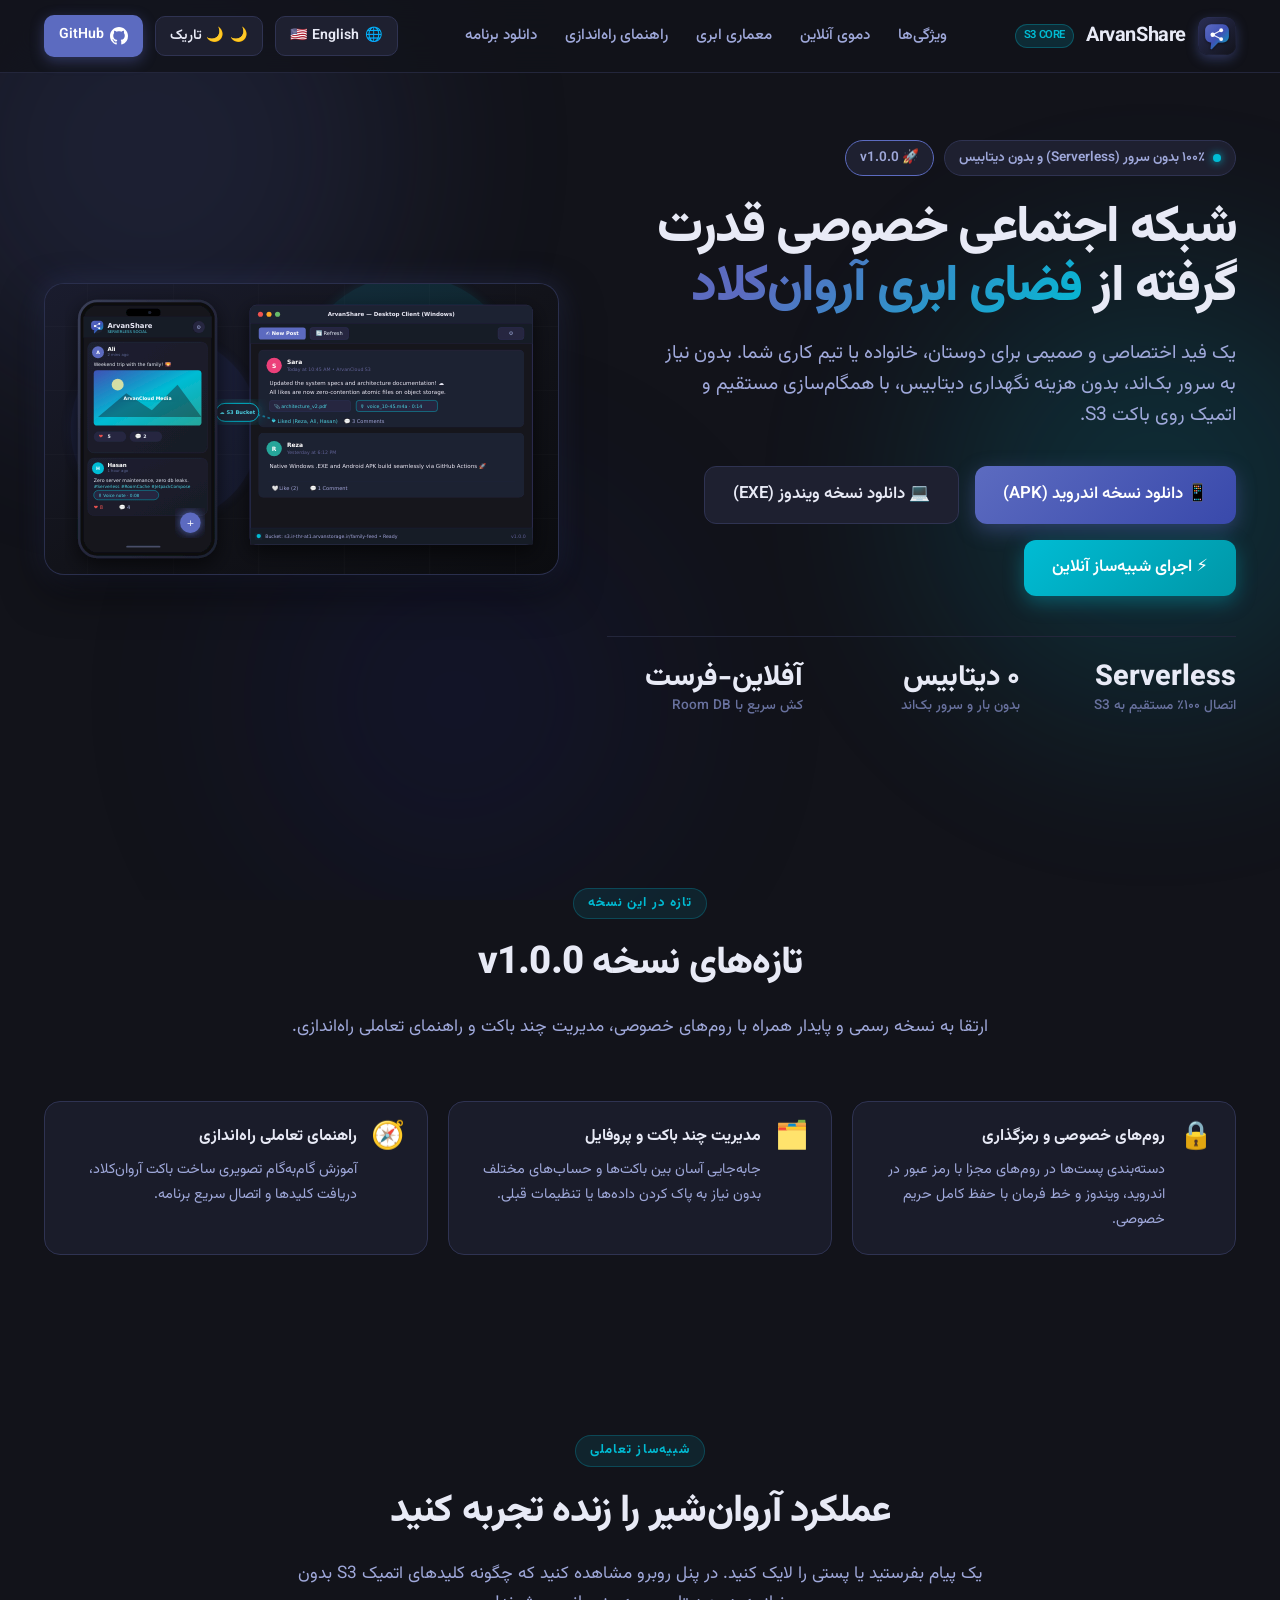
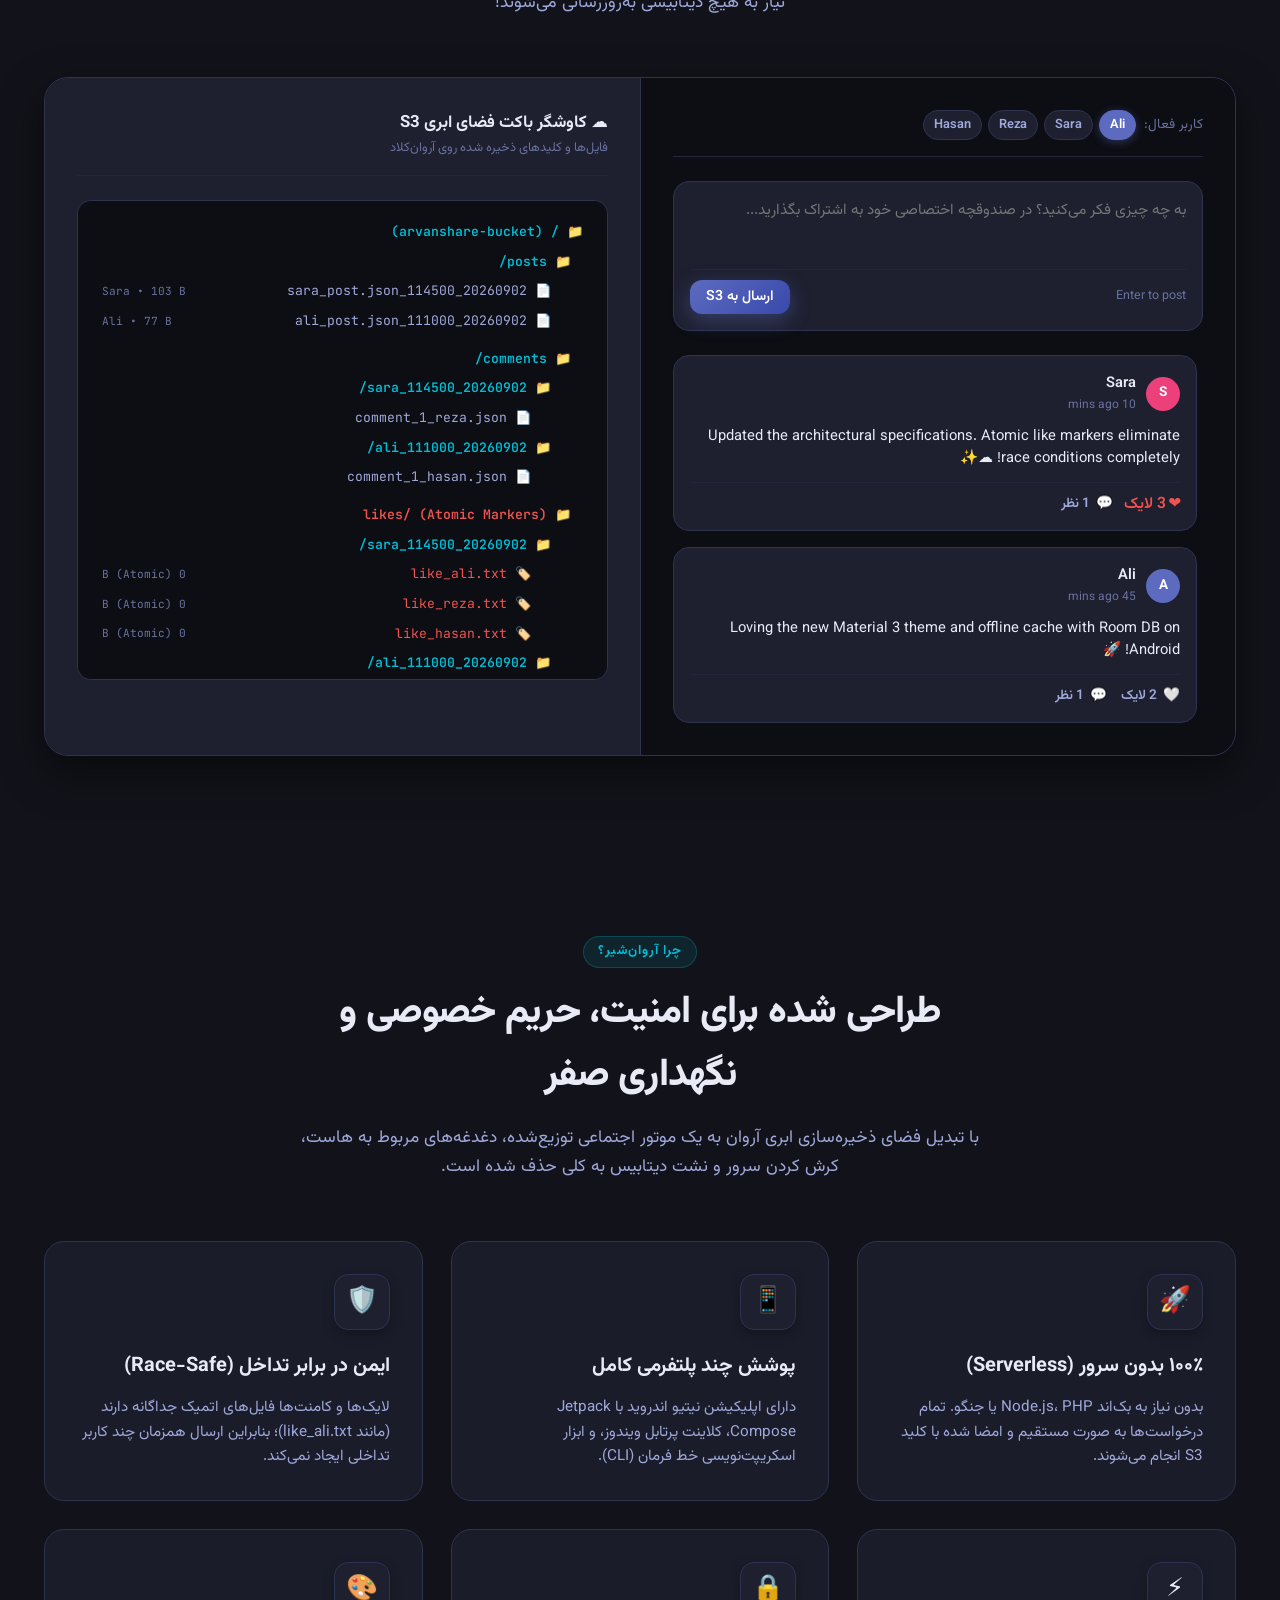
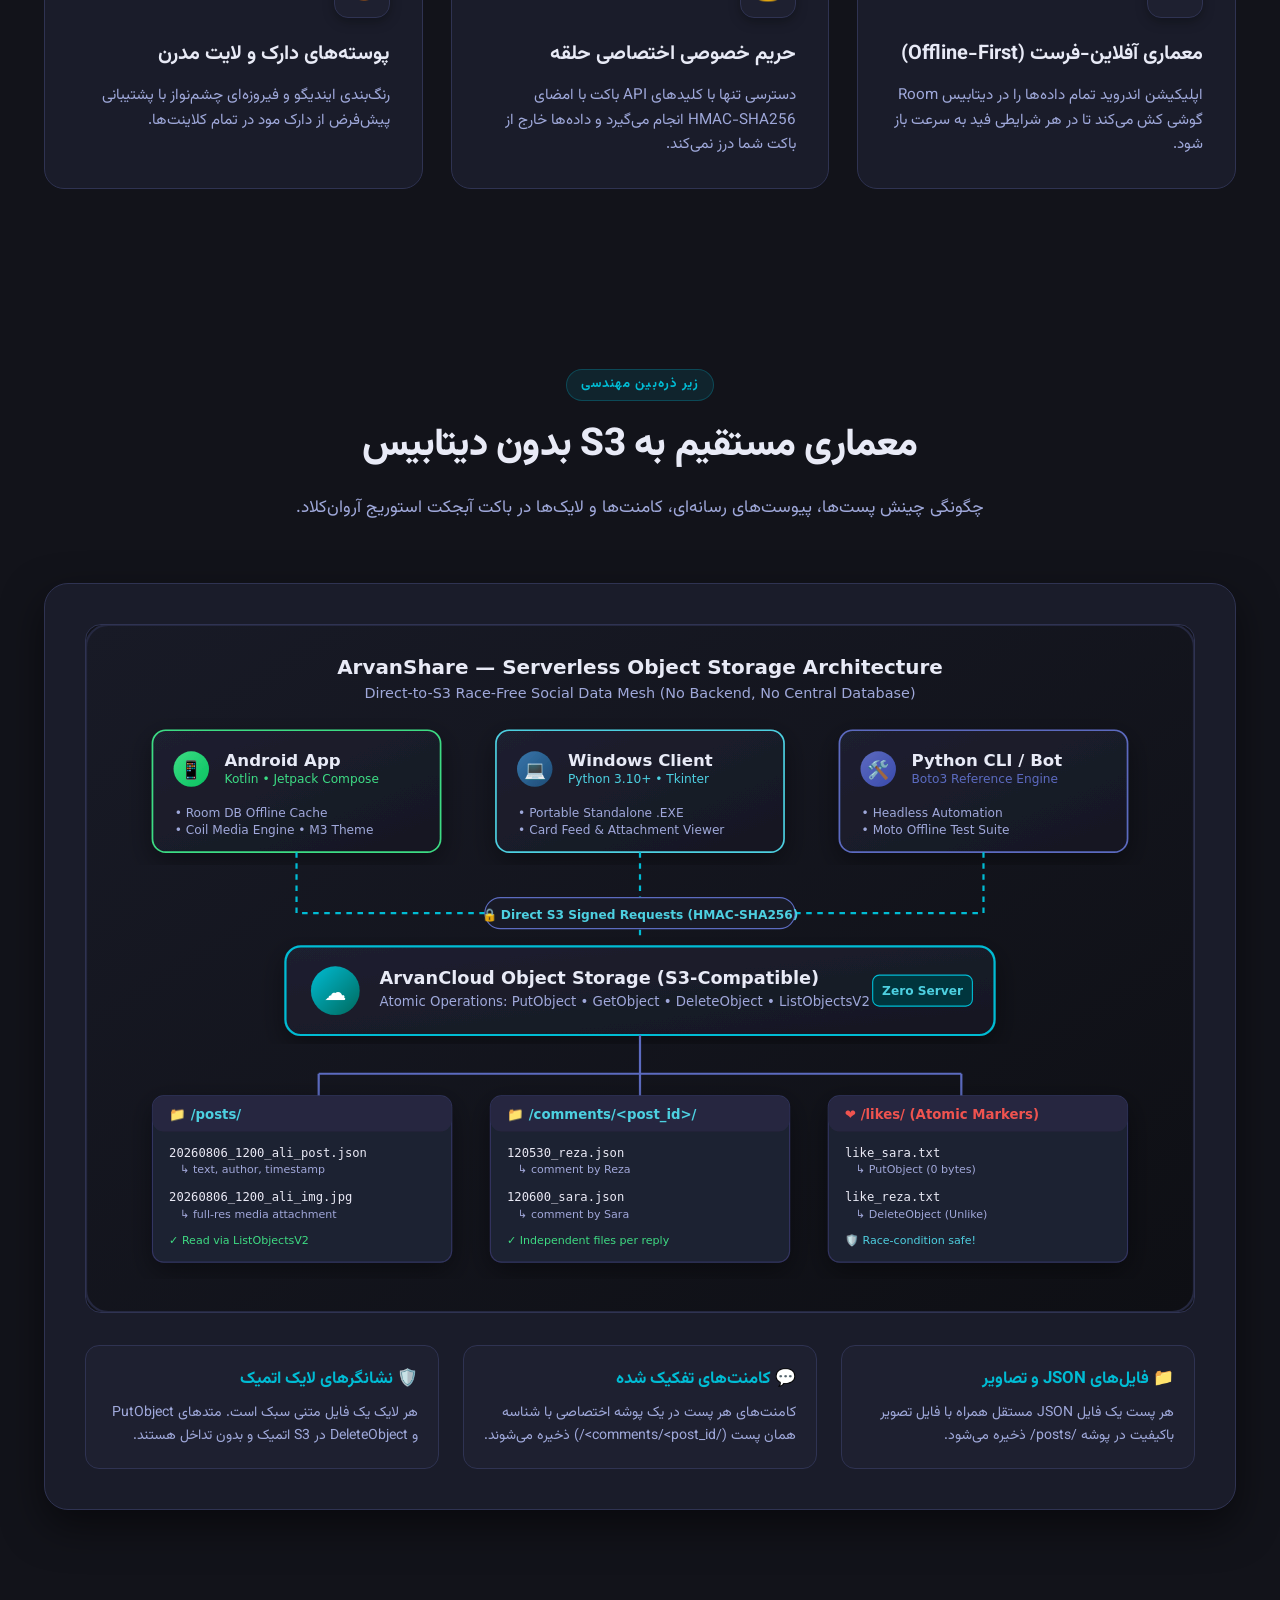
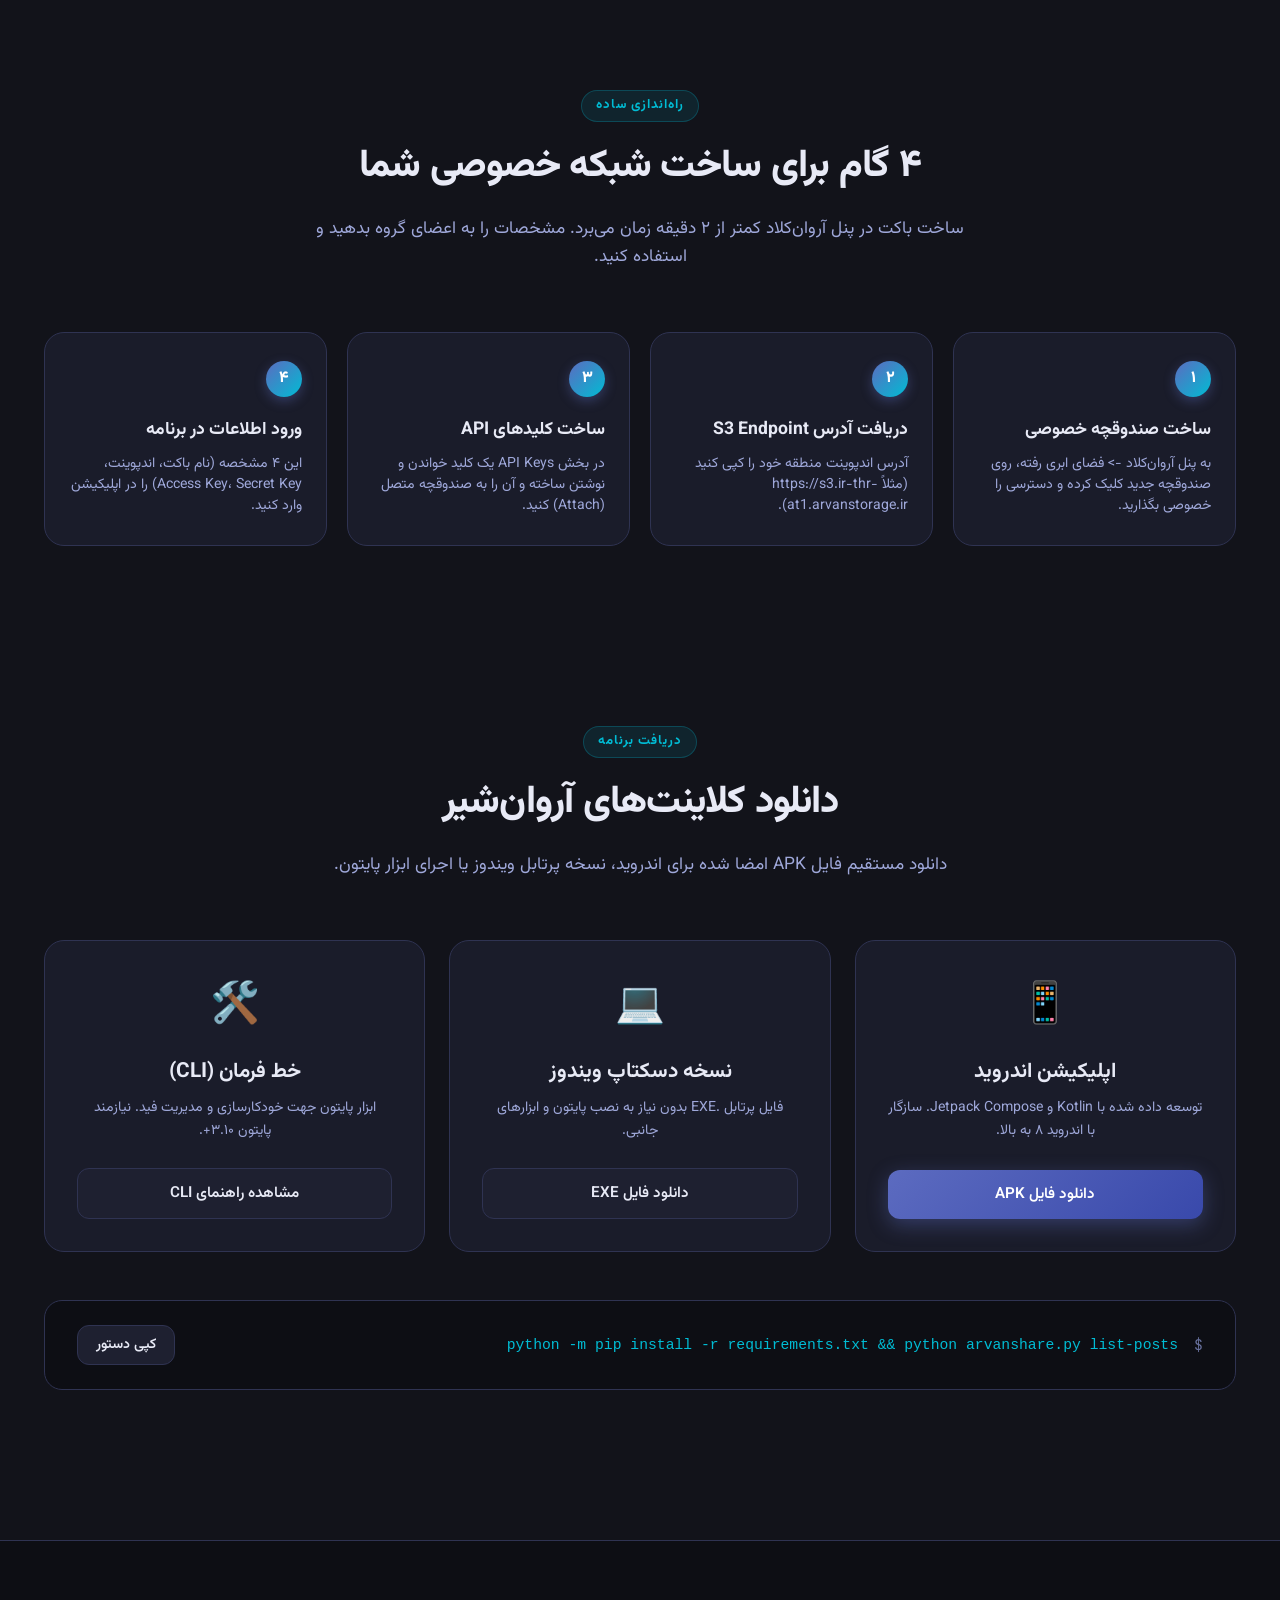
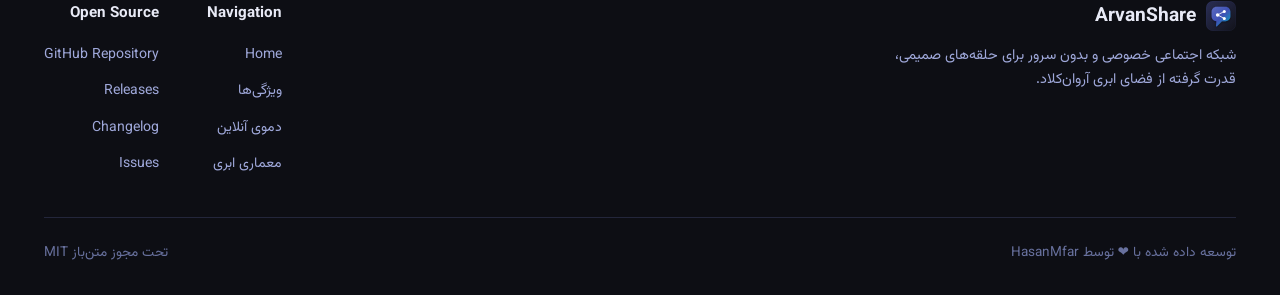
<file: index.html>
<!DOCTYPE html>
<html lang="en">
<head>
  <meta charset="UTF-8">
  <meta http-equiv="refresh" content="0; url=docs/index.html">
  <title>Redirecting to ArvanShare...</title>
  <script>
    window.location.href = "docs/index.html";
  </script>
</head>
<body>
  <p>Redirecting to <a href="docs/index.html">ArvanShare Landing Page</a>...</p>
</body>
</html>
</file>
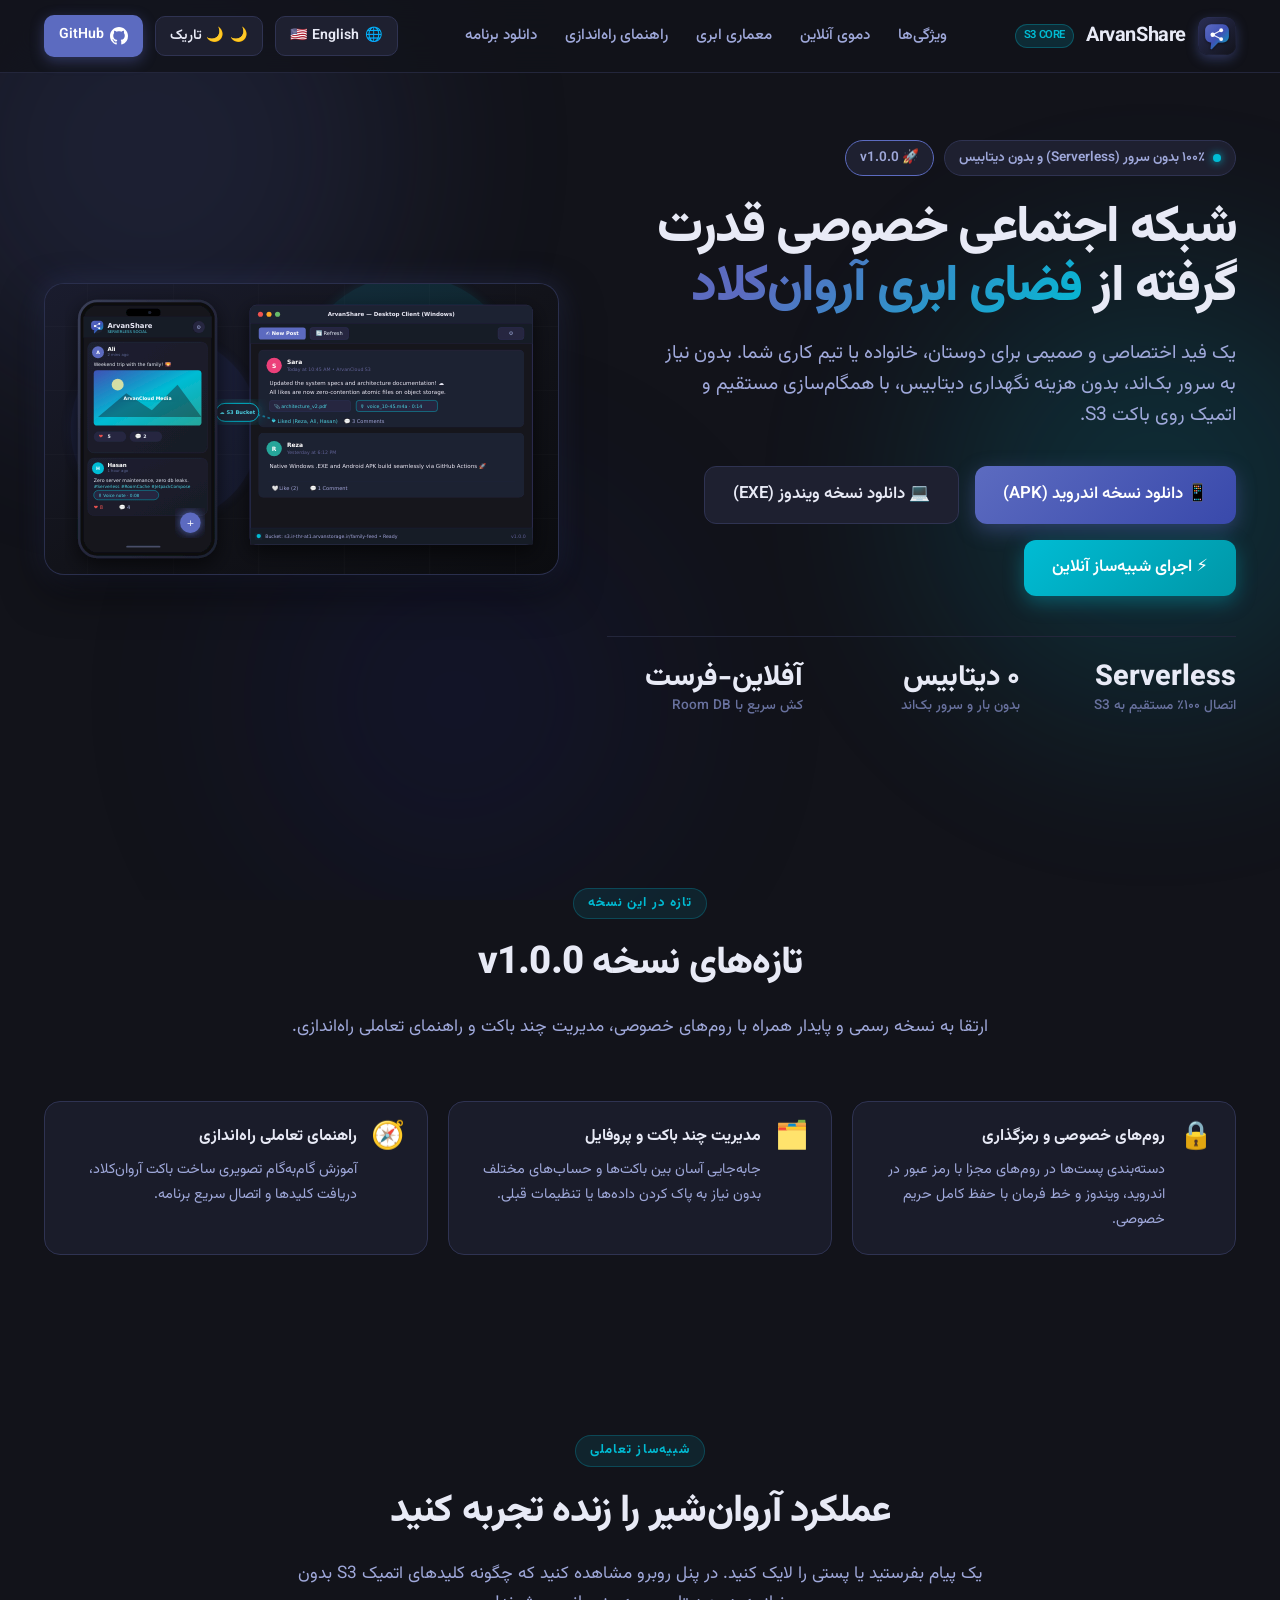
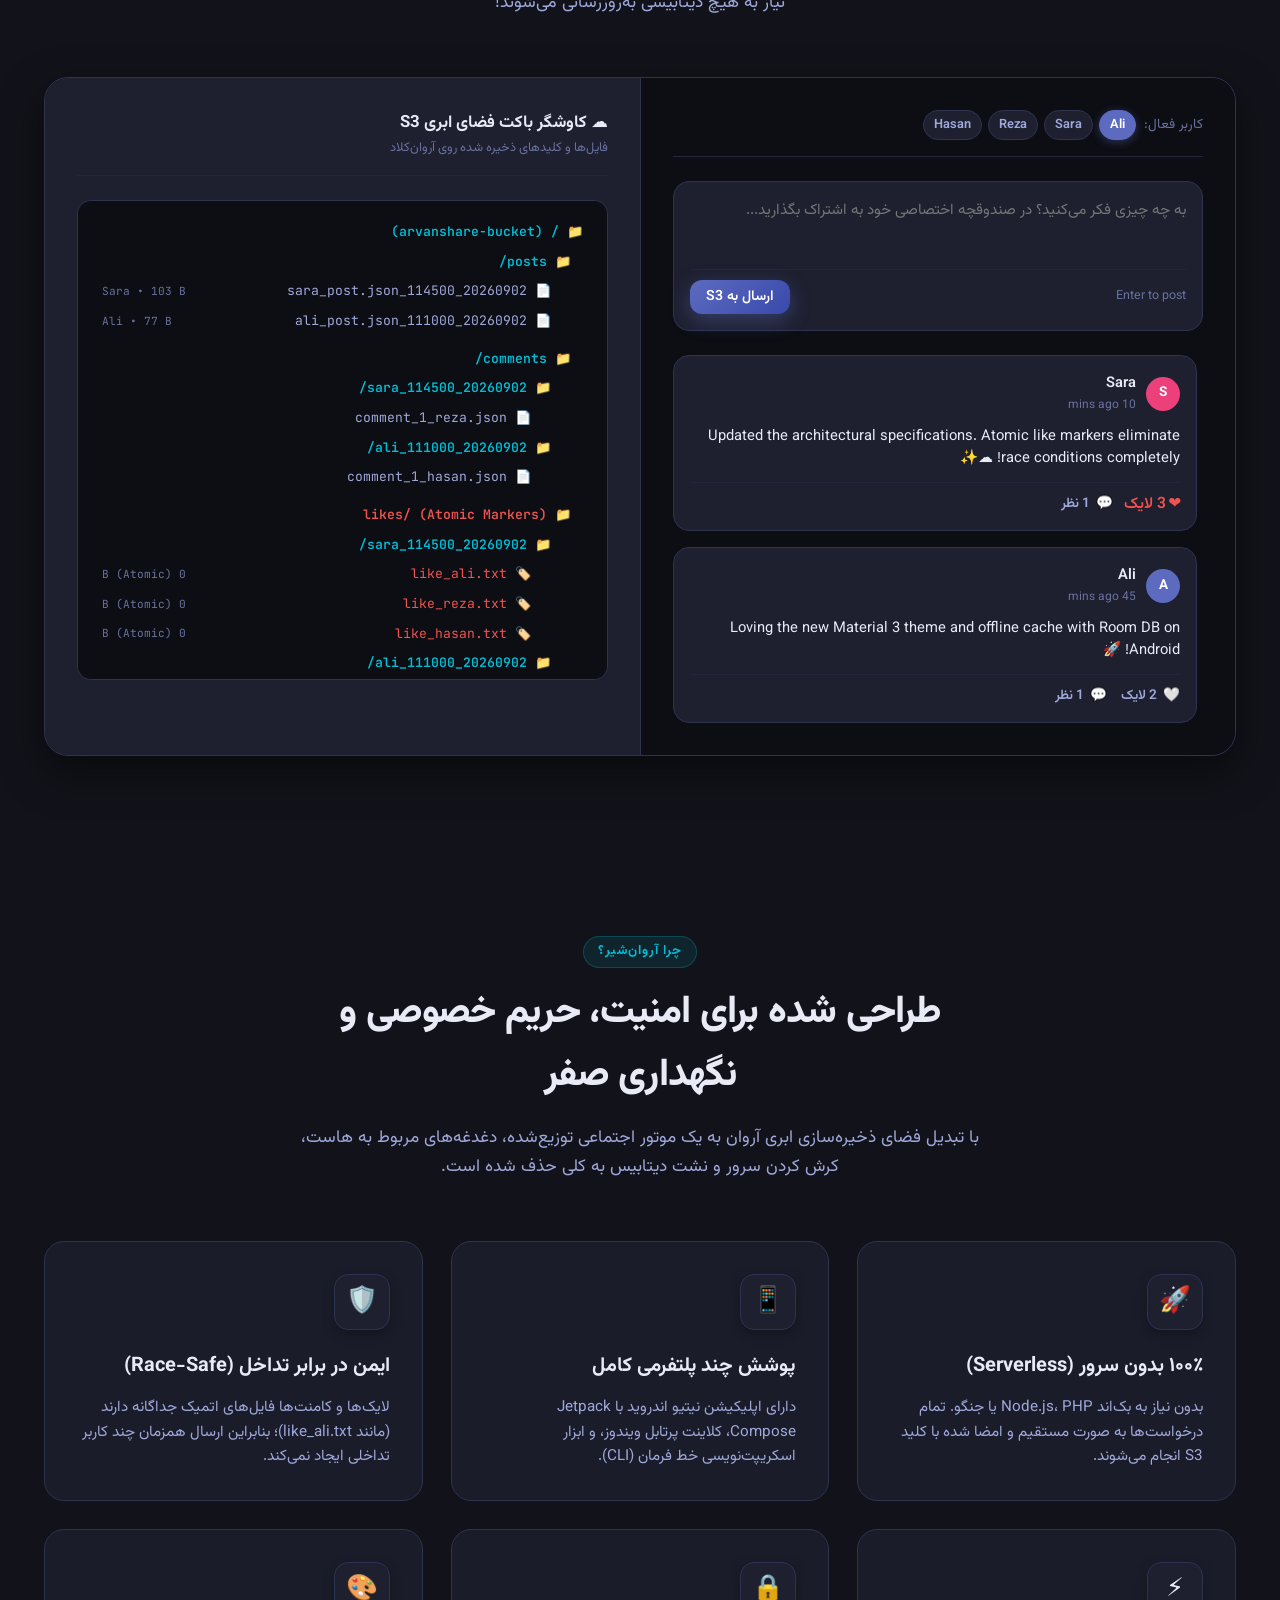
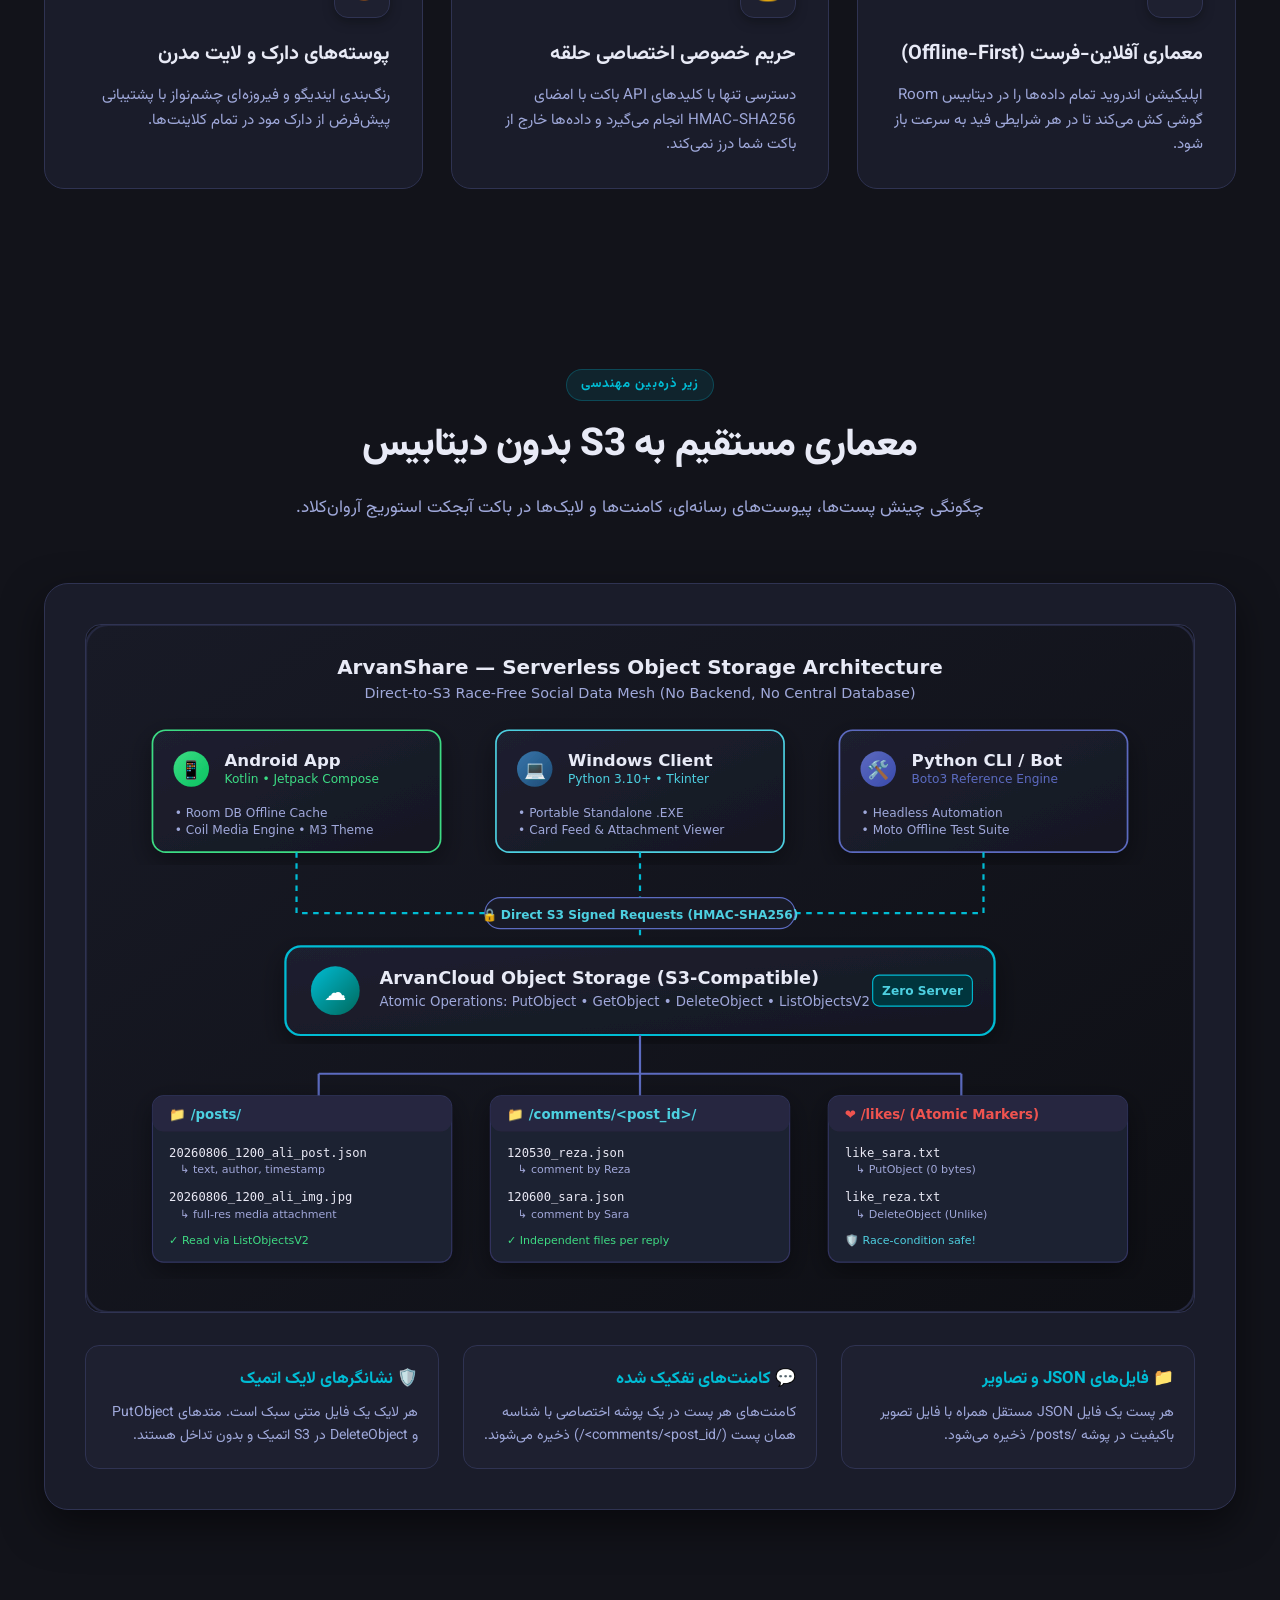
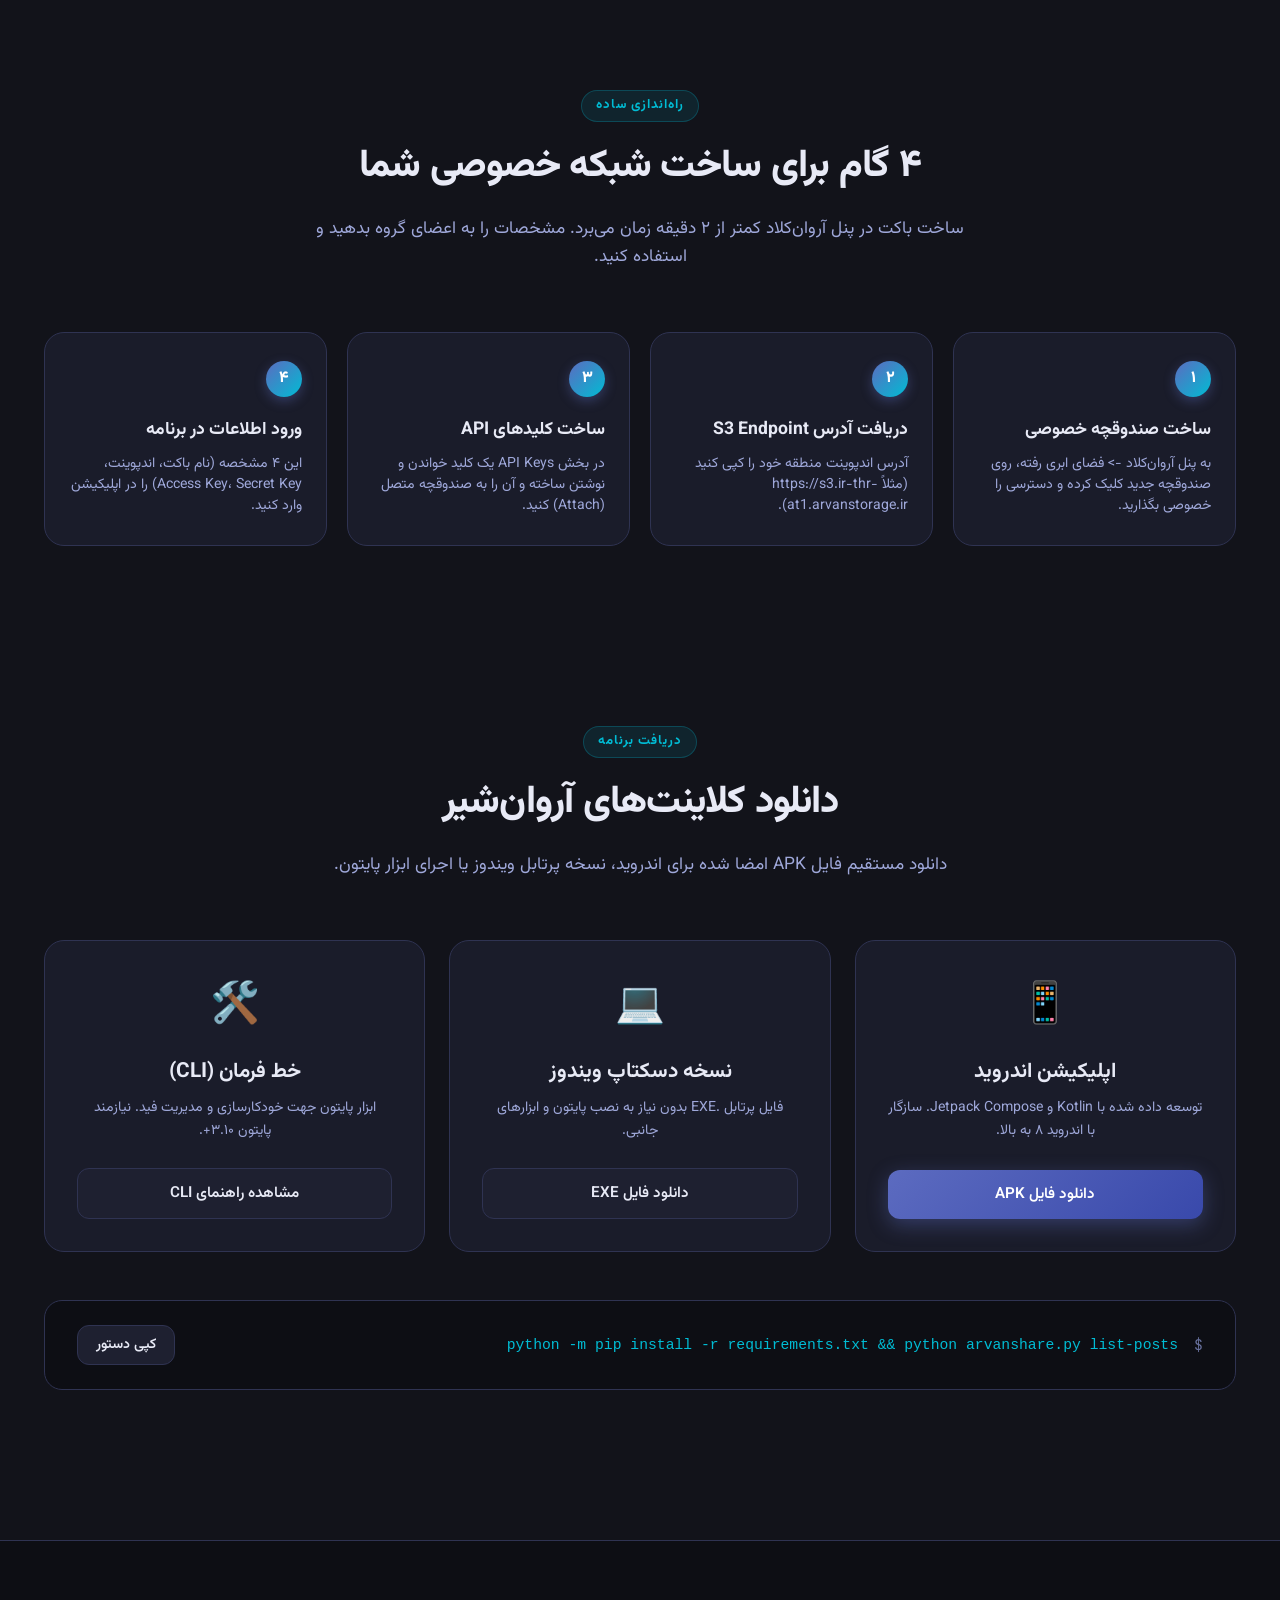
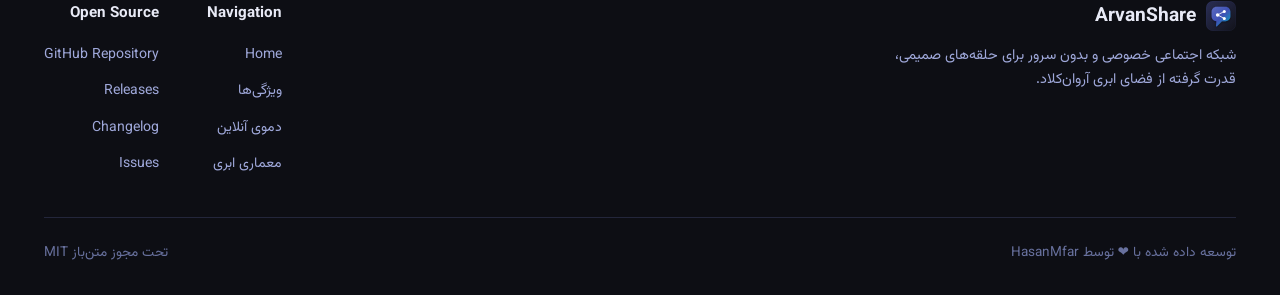
<file: docs/index.html>
<!DOCTYPE html>
<html lang="fa" dir="rtl" data-theme="dark">
<head>
  <meta charset="UTF-8" />
  <meta name="viewport" content="width=device-width, initial-scale=1.0" />
  <meta http-equiv="X-UA-Compatible" content="ie=edge" />

  <!-- Primary Meta Tags -->
  <title>ArvanShare — Serverless Private Social Feed Powered by ArvanCloud S3</title>
  <meta name="title" content="ArvanShare — Serverless Private Social Feed Powered by ArvanCloud S3" />
  <meta name="description" content="A serverless, private social feed designed for close circles, powered directly by ArvanCloud Object Storage (S3). Zero backend servers, zero database costs." />
  <meta name="keywords" content="arvanshare, arvancloud, serverless, private social media, s3 social network, jetpack compose, android, python tkinter, boto3, room database" />
  <meta name="author" content="HasanMfar" />
  <meta name="theme-color" content="#12131A" />

  <!-- Open Graph / Facebook -->
  <meta property="og:type" content="website" />
  <meta property="og:url" content="https://hasanmfar.github.io/arvanshare/" />
  <meta property="og:title" content="ArvanShare — Serverless Private Social Network" />
  <meta property="og:description" content="100% Serverless social feed on ArvanCloud S3. Native Android app, Windows desktop client & CLI." />
  <meta property="og:image" content="assets/hero-mockup.svg" />

  <!-- Twitter -->
  <meta property="twitter:card" content="summary_large_image" />
  <meta property="twitter:url" content="https://hasanmfar.github.io/arvanshare/" />
  <meta property="twitter:title" content="ArvanShare — Serverless Private Social Network" />
  <meta property="twitter:description" content="100% Serverless social feed on ArvanCloud S3. Native Android app, Windows desktop client & CLI." />
  <meta property="twitter:image" content="assets/hero-mockup.svg" />

  <!-- Favicon -->
  <link rel="icon" type="image/svg+xml" href="assets/logo.svg" />

  <!-- Google Fonts (Inter + Outfit + Vazirmatn) -->
  <link rel="preconnect" href="https://fonts.googleapis.com" />
  <link rel="preconnect" href="https://fonts.gstatic.com" crossorigin />
  <link href="https://fonts.googleapis.com/css2?family=Inter:wght@400;500;600;700;800&family=Vazirmatn:wght@400;500;600;700;800&family=JetBrains+Mono:wght@400;500;700&display=swap" rel="stylesheet" />

  <!-- Custom Stylesheet -->
  <link rel="stylesheet" href="style.css" />
</head>
<body>

  <!-- Ambient Glowing Background Blobs -->
  <div class="ambient-bg" aria-hidden="true">
    <div class="ambient-blob blob-1"></div>
    <div class="ambient-blob blob-2"></div>
    <div class="ambient-blob blob-3"></div>
  </div>

  <!-- ── HEADER & NAVIGATION ─────────────────────────────────────────────── -->
  <header class="navbar">
    <div class="container nav-container">
      <a href="#hero" class="nav-brand">
        <img src="assets/logo.svg" alt="ArvanShare Logo" class="nav-logo" />
        <span>ArvanShare</span>
        <span class="brand-badge">S3 Core</span>
      </a>

      <nav>
        <ul class="nav-links">
          <li><a href="#features" class="nav-link" data-i18n="navFeatures">ویژگی‌ها</a></li>
          <li><a href="#simulator" class="nav-link" data-i18n="navSimulator">دموی آنلاین</a></li>
          <li><a href="#architecture" class="nav-link" data-i18n="navArch">معماری ابری</a></li>
          <li><a href="#setup" class="nav-link" data-i18n="navSetup">راهنمای راه‌اندازی</a></li>
          <li><a href="#download" class="nav-link" data-i18n="navDownload">دانلود برنامه</a></li>
        </ul>
      </nav>

      <div class="nav-actions">
        <!-- Language Switcher -->
        <button id="lang-toggle-btn" class="icon-btn" title="تغییر زبان / Switch Language">
          <span>🌐</span> 🇺🇸 English
        </button>

        <!-- Theme Switcher -->
        <button id="theme-toggle-btn" class="icon-btn" title="تغییر تم / Toggle Theme">
          <span>🌙</span> <span data-i18n="themeDark">تاریک</span>
        </button>

        <!-- GitHub Repository Button -->
        <a href="https://github.com/HasanMfar/arvanshare" target="_blank" rel="noopener noreferrer" class="icon-btn btn-github">
          <svg width="18" height="18" viewBox="0 0 24 24" fill="currentColor">
            <path d="M12 0C5.37 0 0 5.37 0 12c0 5.31 3.435 9.795 8.205 11.385.6.105.825-.255.825-.57 0-.285-.015-1.23-.015-2.235-3.015.555-3.795-.735-4.035-1.41-.135-.345-.72-1.41-1.23-1.695-.42-.225-1.02-.78-.015-.795.945-.015 1.62.87 1.845 1.23 1.08 1.815 2.805 1.305 3.495.99.105-.78.42-1.305.765-1.605-2.67-.3-5.46-1.335-5.46-5.925 0-1.305.465-2.385 1.23-3.225-.12-.3-.54-1.53.12-3.18 0 0 1.005-.315 3.3 1.23.96-.27 1.98-.405 3-.405s2.04.135 3 .405c2.295-1.56 3.3-1.23 3.3-1.23.66 1.65.24 2.88.12 3.18.765.84 1.23 1.905 1.23 3.225 0 4.605-2.805 5.625-5.475 5.925.435.375.81 1.095.81 2.22 0 1.605-.015 2.895-.015 3.3 0 .315.225.69.825.57A12.02 12.02 0 0024 12c0-6.63-5.37-12-12-12z"/>
          </svg>
          <span>GitHub</span>
        </a>
      </div>
    </div>
  </header>

  <!-- ── MAIN CONTENT ─────────────────────────────────────────────────────── -->
  <main>
    <!-- ── HERO SECTION ───────────────────────────────────────────────────── -->
    <section id="hero" class="hero">
      <div class="container hero-grid">
        <div class="hero-content">
          <div class="hero-badge-container">
            <div class="hero-pill">
              <span class="dot"></span>
              <span data-i18n="heroPill">۱۰۰٪ بدون سرور (Serverless) و بدون دیتابیس</span>
            </div>
            <a href="https://github.com/HasanMfar/arvanshare/releases/latest" target="_blank" class="hero-pill" style="border-color: var(--primary);">
              <span>🚀 v1.0.0</span>
            </a>
          </div>

          <h1 class="hero-title">
            <span data-i18n="heroTitlePrefix">شبکه اجتماعی خصوصی قدرت گرفته از </span>
            <span class="gradient-text" data-i18n="heroTitleHighlight">فضای ابری آروان‌کلاد</span>
          </h1>

          <p class="hero-subtitle" data-i18n="heroSubtitle">
            یک فید اختصاصی و صمیمی برای دوستان، خانواده یا تیم کاری شما. بدون نیاز به سرور بک‌اند، بدون هزینه نگهداری دیتابیس، با همگام‌سازی مستقیم و اتمیک روی باکت S3.
          </p>

          <div class="hero-cta">
            <a href="https://github.com/HasanMfar/arvanshare/releases/latest" target="_blank" class="btn btn-primary btn-lg" data-i18n="btnDownloadApk">
              📱 دانلود نسخه اندروید (APK)
            </a>
            <a href="https://github.com/HasanMfar/arvanshare/releases/latest" target="_blank" class="btn btn-secondary btn-lg" data-i18n="btnDownloadExe">
              💻 دانلود نسخه ویندوز (EXE)
            </a>
            <a href="#simulator" class="btn btn-accent btn-lg" data-i18n="btnExploreDemo">
              ⚡ اجرای شبیه‌ساز آنلاین
            </a>
          </div>

          <div class="hero-stats">
            <div class="stat-item">
              <h3 data-i18n="statServerless">Serverless</h3>
              <p data-i18n="statServerlessSub">اتصال ۱۰۰٪ مستقیم به S3</p>
            </div>
            <div class="stat-item">
              <h3 data-i18n="statDb">۰ دیتابیس</h3>
              <p data-i18n="statDbSub">بدون بار و سرور بک‌اند</p>
            </div>
            <div class="stat-item">
              <h3 data-i18n="statOffline">آفلاین-فرست</h3>
              <p data-i18n="statOfflineSub">کش سریع با Room DB</p>
            </div>
          </div>
        </div>

        <div class="hero-preview">
          <div class="hero-mockup-frame">
            <img src="assets/hero-mockup.svg" alt="ArvanShare Android & Windows Client Mockup" />
          </div>
        </div>
      </div>
    </section>

    <!-- ── RELEASE HIGHLIGHTS SECTION ──────────────────────────────────────── -->
    <section id="whatsnew" class="section">
      <div class="container">
        <div class="section-header">
          <span class="section-tag" data-i18n="wnTag">تازه در این نسخه</span>
          <h2 class="section-title" data-i18n="wnTitle">تازه‌های نسخه v1.0.0</h2>
          <p class="section-desc" data-i18n="wnDesc">
            ارتقا به نسخه رسمی و پایدار همراه با روم‌های خصوصی، مدیریت چند باکت و راهنمای تعاملی راه‌اندازی.
          </p>
        </div>

        <div class="whatsnew-grid">
          <div class="whatsnew-item">
            <div class="whatsnew-icon">🔒</div>
            <div>
              <h4 data-i18n="wn1Title">روم‌های خصوصی و رمزگذاری</h4>
              <p data-i18n="wn1Desc">دسته‌بندی پست‌ها در روم‌های مجزا با رمز عبور در اندروید، ویندوز و خط فرمان با حفظ کامل حریم خصوصی.</p>
            </div>
          </div>

          <div class="whatsnew-item">
            <div class="whatsnew-icon">🗂️</div>
            <div>
              <h4 data-i18n="wn2Title">مدیریت چند باکت و پروفایل</h4>
              <p data-i18n="wn2Desc">جابه‌جایی آسان بین باکت‌ها و حساب‌های مختلف بدون نیاز به پاک کردن داده‌ها یا تنظیمات قبلی.</p>
            </div>
          </div>

          <div class="whatsnew-item">
            <div class="whatsnew-icon">🧭</div>
            <div>
              <h4 data-i18n="wn3Title">راهنمای تعاملی راه‌اندازی</h4>
              <p data-i18n="wn3Desc">آموزش گام‌به‌گام تصویری ساخت باکت آروان‌کلاد، دریافت کلیدها و اتصال سریع برنامه.</p>
            </div>
          </div>
        </div>
      </div>
    </section>

    <!-- ── INTERACTIVE SIMULATOR SECTION ───────────────────────────────────── -->
    <section id="simulator" class="section">
      <div class="container">
        <div class="section-header">
          <span class="section-tag" data-i18n="simTag">شبیه‌ساز تعاملی</span>
          <h2 class="section-title" data-i18n="simTitle">عملکرد آروان‌شیر را زنده تجربه کنید</h2>
          <p class="section-desc" data-i18n="simDesc">
            یک پیام بفرستید یا پستی را لایک کنید. در پنل روبرو مشاهده کنید که چگونه کلیدهای اتمیک S3 بدون نیاز به هیچ دیتابیسی به‌روزرسانی می‌شوند!
          </p>
        </div>

        <div class="simulator-card">
          <!-- Feed Simulation Pane -->
          <div class="sim-pane sim-pane-feed">
            <div class="sim-header">
              <div class="sim-user-picker">
                <span class="sim-user-label" data-i18n="simActiveUser">کاربر فعال:</span>
                <div class="user-chips">
                  <button class="user-chip active" data-user="Ali">Ali</button>
                  <button class="user-chip" data-user="Sara">Sara</button>
                  <button class="user-chip" data-user="Reza">Reza</button>
                  <button class="user-chip" data-user="Hasan">Hasan</button>
                </div>
              </div>
            </div>

            <!-- Compose Post Box -->
            <div class="sim-compose">
              <textarea id="sim-post-text" class="sim-compose-input" placeholder="به چه چیزی فکر می‌کنید؟ در صندوقچه اختصاصی خود به اشتراک بگذارید..." data-i18n-ph="simPlaceholder"></textarea>
              <div class="sim-compose-footer">
                <span style="font-size: 0.78rem; color: var(--text-dim);">Enter to post</span>
                <button id="sim-post-btn" class="btn btn-primary" style="padding: 6px 16px; font-size: 0.88rem;" data-i18n="simBtnPost">
                  ارسال به S3
                </button>
              </div>
            </div>

            <!-- Simulated Feed List -->
            <div id="sim-feed-container" class="sim-feed-list">
              <!-- Dynamically populated by app.js -->
            </div>
          </div>

          <!-- S3 Bucket Tree Pane -->
          <div class="sim-pane sim-pane-s3">
            <div class="sim-header">
              <div>
                <h4 style="font-size: 1.05rem; font-weight: 700;" data-i18n="simS3Header">☁️ کاوشگر باکت فضای ابری S3</h4>
                <p style="font-size: 0.8rem; color: var(--text-dim);" data-i18n="simS3Sub">فایل‌ها و کلیدهای ذخیره شده روی آروان‌کلاد</p>
              </div>
            </div>

            <div id="s3-tree-view" class="s3-tree-container">
              <!-- Dynamically populated by app.js -->
            </div>
          </div>
        </div>
      </div>
    </section>

    <!-- ── FEATURES GRID SECTION ─────────────────────────────────────────── -->
    <section id="features" class="section">
      <div class="container">
        <div class="section-header">
          <span class="section-tag" data-i18n="featTag">چرا آروان‌شیر؟</span>
          <h2 class="section-title" data-i18n="featTitle">طراحی شده برای امنیت، حریم خصوصی و نگهداری صفر</h2>
          <p class="section-desc" data-i18n="featDesc">
            با تبدیل فضای ذخیره‌سازی ابری آروان به یک موتور اجتماعی توزیع‌شده، دغدغه‌های مربوط به هاست، کرش کردن سرور و نشت دیتابیس به کلی حذف شده است.
          </p>
        </div>

        <div class="features-grid">
          <!-- Feature 1 -->
          <div class="feature-card">
            <div class="feature-icon-wrapper">🚀</div>
            <h3 class="feature-title" data-i18n="f1Title">۱۰۰٪ بدون سرور (Serverless)</h3>
            <p class="feature-desc" data-i18n="f1Desc">
              بدون نیاز به بک‌اند Node.js، PHP یا جنگو. تمام درخواست‌ها به صورت مستقیم و امضا شده با کلید S3 انجام می‌شوند.
            </p>
          </div>

          <!-- Feature 2 -->
          <div class="feature-card">
            <div class="feature-icon-wrapper">📱</div>
            <h3 class="feature-title" data-i18n="f2Title">پوشش چند پلتفرمی کامل</h3>
            <p class="feature-desc" data-i18n="f2Desc">
              دارای اپلیکیشن نیتیو اندروید با Jetpack Compose، کلاینت پرتابل ویندوز، و ابزار اسکریپت‌نویسی خط فرمان (CLI).
            </p>
          </div>

          <!-- Feature 3 -->
          <div class="feature-card">
            <div class="feature-icon-wrapper">🛡️</div>
            <h3 class="feature-title" data-i18n="f3Title">ایمن در برابر تداخل (Race-Safe)</h3>
            <p class="feature-desc" data-i18n="f3Desc">
              لایک‌ها و کامنت‌ها فایل‌های اتمیک جداگانه دارند (مانند like_ali.txt)؛ بنابراین ارسال همزمان چند کاربر تداخلی ایجاد نمی‌کند.
            </p>
          </div>

          <!-- Feature 4 -->
          <div class="feature-card">
            <div class="feature-icon-wrapper">⚡</div>
            <h3 class="feature-title" data-i18n="f4Title">معماری آفلاین-فرست (Offline-First)</h3>
            <p class="feature-desc" data-i18n="f4Desc">
              اپلیکیشن اندروید تمام داده‌ها را در دیتابیس Room گوشی کش می‌کند تا در هر شرایطی فید به سرعت باز شود.
            </p>
          </div>

          <!-- Feature 5 -->
          <div class="feature-card">
            <div class="feature-icon-wrapper">🔒</div>
            <h3 class="feature-title" data-i18n="f5Title">حریم خصوصی اختصاصی حلقه</h3>
            <p class="feature-desc" data-i18n="f5Desc">
              دسترسی تنها با کلیدهای API باکت با امضای HMAC-SHA256 انجام می‌گیرد و داده‌ها خارج از باکت شما درز نمی‌کند.
            </p>
          </div>

          <!-- Feature 6 -->
          <div class="feature-card">
            <div class="feature-icon-wrapper">🎨</div>
            <h3 class="feature-title" data-i18n="f6Title">پوسته‌های دارک و لایت مدرن</h3>
            <p class="feature-desc" data-i18n="f6Desc">
              رنگ‌بندی ایندیگو و فیروزه‌ای چشم‌نواز با پشتیبانی پیش‌فرض از دارک مود در تمام کلاینت‌ها.
            </p>
          </div>
        </div>
      </div>
    </section>

    <!-- ── ARCHITECTURE SECTION ───────────────────────────────────────────── -->
    <section id="architecture" class="section">
      <div class="container">
        <div class="section-header">
          <span class="section-tag" data-i18n="archTag">زیر ذره‌بین مهندسی</span>
          <h2 class="section-title" data-i18n="archTitle">معماری مستقیم به S3 بدون دیتابیس</h2>
          <p class="section-desc" data-i18n="archDesc">
            چگونگی چینش پست‌ها، پیوست‌های رسانه‌ای، کامنت‌ها و لایک‌ها در باکت آبجکت استوریج آروان‌کلاد.
          </p>
        </div>

        <div class="arch-container">
          <div class="arch-image-wrap">
            <img src="assets/architecture-diagram.svg" alt="ArvanShare Serverless Architecture Diagram" />
          </div>

          <div class="arch-points">
            <div class="arch-point-box">
              <h4 data-i18n="archP1Title">📁 فایل‌های JSON و تصاویر</h4>
              <p data-i18n="archP1Desc">هر پست یک فایل JSON مستقل همراه با فایل تصویر باکیفیت در پوشه /posts/ ذخیره می‌شود.</p>
            </div>
            <div class="arch-point-box">
              <h4 data-i18n="archP2Title">💬 کامنت‌های تفکیک شده</h4>
              <p data-i18n="archP2Desc">کامنت‌های هر پست در یک پوشه اختصاصی با شناسه همان پست (/comments/&lt;post_id&gt;/) ذخیره می‌شوند.</p>
            </div>
            <div class="arch-point-box">
              <h4 data-i18n="archP3Title">🛡️ نشانگرهای لایک اتمیک</h4>
              <p data-i18n="archP3Desc">هر لایک یک فایل متنی سبک است. متدهای PutObject و DeleteObject در S3 اتمیک و بدون تداخل هستند.</p>
            </div>
          </div>
        </div>
      </div>
    </section>

    <!-- ── SETUP GUIDE SECTION ────────────────────────────────────────────── -->
    <section id="setup" class="section">
      <div class="container">
        <div class="section-header">
          <span class="section-tag" data-i18n="setupTag">راه‌اندازی ساده</span>
          <h2 class="section-title" data-i18n="setupTitle">۴ گام برای ساخت شبکه خصوصی شما</h2>
          <p class="section-desc" data-i18n="setupDesc">
            ساخت باکت در پنل آروان‌کلاد کمتر از ۲ دقیقه زمان می‌برد. مشخصات را به اعضای گروه بدهید و استفاده کنید.
          </p>
        </div>

        <div class="setup-stepper">
          <div class="step-card">
            <div class="step-num" data-i18n="step1Num">۱</div>
            <h3 class="step-title" data-i18n="step1Title">ساخت صندوقچه خصوصی</h3>
            <p class="step-desc" data-i18n="step1Desc">
              به پنل آروان‌کلاد -> فضای ابری رفته، روی صندوقچه جدید کلیک کرده و دسترسی را خصوصی بگذارید.
            </p>
          </div>

          <div class="step-card">
            <div class="step-num" data-i18n="step2Num">۲</div>
            <h3 class="step-title" data-i18n="step2Title">دریافت آدرس S3 Endpoint</h3>
            <p class="step-desc" data-i18n="step2Desc">
              آدرس اندپوینت منطقه خود را کپی کنید (مثلاً https://s3.ir-thr-at1.arvanstorage.ir).
            </p>
          </div>

          <div class="step-card">
            <div class="step-num" data-i18n="step3Num">۳</div>
            <h3 class="step-title" data-i18n="step3Title">ساخت کلیدهای API</h3>
            <p class="step-desc" data-i18n="step3Desc">
              در بخش API Keys یک کلید خواندن و نوشتن ساخته و آن را به صندوقچه متصل (Attach) کنید.
            </p>
          </div>

          <div class="step-card">
            <div class="step-num" data-i18n="step4Num">۴</div>
            <h3 class="step-title" data-i18n="step4Title">ورود اطلاعات در برنامه</h3>
            <p class="step-desc" data-i18n="step4Desc">
              این ۴ مشخصه (نام باکت، اندپوینت، Access Key، Secret Key) را در اپلیکیشن وارد کنید.
            </p>
          </div>
        </div>
      </div>
    </section>

    <!-- ── DOWNLOADS & CLI SECTION ────────────────────────────────────────── -->
    <section id="download" class="section">
      <div class="container">
        <div class="section-header">
          <span class="section-tag" data-i18n="downTag">دریافت برنامه</span>
          <h2 class="section-title" data-i18n="downTitle">دانلود کلاینت‌های آروان‌شیر</h2>
          <p class="section-desc" data-i18n="downDesc">
            دانلود مستقیم فایل APK امضا شده برای اندروید، نسخه پرتابل ویندوز یا اجرای ابزار پایتون.
          </p>
        </div>

        <div class="download-grid">
          <!-- Android Card -->
          <div class="download-card">
            <div class="download-icon">📱</div>
            <h3 class="download-name" data-i18n="dAndroidTitle">اپلیکیشن اندروید</h3>
            <p class="download-info" data-i18n="dAndroidDesc">توسعه داده شده با Kotlin و Jetpack Compose. سازگار با اندروید ۸ به بالا.</p>
            <a href="https://github.com/HasanMfar/arvanshare/releases/latest" target="_blank" class="btn btn-primary" style="width: 100%;" data-i18n="dAndroidBtn">
              دانلود فایل APK
            </a>
          </div>

          <!-- Windows Card -->
          <div class="download-card">
            <div class="download-icon">💻</div>
            <h3 class="download-name" data-i18n="dWinTitle">نسخه دسکتاپ ویندوز</h3>
            <p class="download-info" data-i18n="dWinDesc">فایل پرتابل .EXE بدون نیاز به نصب پایتون و ابزارهای جانبی.</p>
            <a href="https://github.com/HasanMfar/arvanshare/releases/latest" target="_blank" class="btn btn-secondary" style="width: 100%;" data-i18n="dWinBtn">
              دانلود فایل EXE
            </a>
          </div>

          <!-- CLI Card -->
          <div class="download-card">
            <div class="download-icon">🛠️</div>
            <h3 class="download-name" data-i18n="dCliTitle">خط فرمان (CLI)</h3>
            <p class="download-info" data-i18n="dCliDesc">ابزار پایتون جهت خودکارسازی و مدیریت فید. نیازمند پایتون ۳.۱۰+.</p>
            <a href="https://github.com/HasanMfar/arvanshare/blob/main/README.md#%EF%B8%8F-command-line-interface-cli" target="_blank" class="btn btn-secondary" style="width: 100%;" data-i18n="dCliBtn">
              مشاهده راهنمای CLI
            </a>
          </div>
        </div>

        <!-- CLI Quickstart Snippet -->
        <div class="cli-box">
          <div class="cli-command-wrap">
            <span class="cli-prompt">$</span>
            <code>python -m pip install -r requirements.txt &amp;&amp; python arvanshare.py list-posts</code>
          </div>
          <button id="copy-cli-btn" class="btn btn-secondary" style="padding: 8px 18px; font-size: 0.88rem;" data-i18n="copyBtn">
            کپی دستور
          </button>
        </div>
      </div>
    </section>
  </main>

  <!-- ── FOOTER ───────────────────────────────────────────────────────────── -->
  <footer class="footer">
    <div class="container">
      <div class="footer-top">
        <div class="footer-brand">
          <div style="display: flex; align-items: center; gap: 10px; font-weight: 700; font-size: 1.2rem;">
            <img src="assets/logo.svg" alt="Logo" style="width: 30px; height: 30px;" />
            <span>ArvanShare</span>
          </div>
          <p data-i18n="footerDesc">شبکه اجتماعی خصوصی و بدون سرور برای حلقه‌های صمیمی، قدرت گرفته از فضای ابری آروان‌کلاد.</p>
        </div>

        <div class="footer-links-group">
          <div class="footer-col">
            <h5>Navigation</h5>
            <ul>
              <li><a href="#hero">Home</a></li>
              <li><a href="#features" data-i18n="navFeatures">ویژگی‌ها</a></li>
              <li><a href="#simulator" data-i18n="navSimulator">دموی آنلاین</a></li>
              <li><a href="#architecture" data-i18n="navArch">معماری</a></li>
            </ul>
          </div>

          <div class="footer-col">
            <h5>Open Source</h5>
            <ul>
              <li><a href="https://github.com/HasanMfar/arvanshare" target="_blank">GitHub Repository</a></li>
              <li><a href="https://github.com/HasanMfar/arvanshare/releases" target="_blank">Releases</a></li>
              <li><a href="https://github.com/HasanMfar/arvanshare/blob/main/CHANGELOG.md" target="_blank">Changelog</a></li>
              <li><a href="https://github.com/HasanMfar/arvanshare/issues" target="_blank">Issues</a></li>
            </ul>
          </div>
        </div>
      </div>

      <div class="footer-bottom">
        <p data-i18n="footerDev">توسعه داده شده با ❤️ توسط HasanMfar</p>
        <p data-i18n="footerLicense">تحت مجوز متن‌باز MIT</p>
      </div>
    </div>
  </footer>

  <!-- Main JavaScript -->
  <script src="app.js"></script>
</body>
</html>
</file>
<file: docs/style.css>
/* ==========================================================================
   ArvanShare Landing Page Stylesheet
   Modern, zero-dependency, ultra-aesthetic vanilla CSS
   Supports Dark/Light modes, LTR/RTL bilingual switching, and micro-interactions
   ========================================================================== */

:root {
  /* Brand color tokens */
  --primary: #5C6BC0;
  --primary-hover: #4D5AB3;
  --primary-glow: rgba(92, 107, 192, 0.4);
  --primary-dark: #3949AB;
  --primary-deep: #1A237E;
  
  --accent: #00BCD4;
  --accent-glow: rgba(0, 188, 212, 0.35);
  --accent-light: #4DD0E1;
  --accent-deep: #00363D;

  --success: #66BB6A;
  --danger: #EF5350;
  --warning: #FFA726;

  /* Fonts */
  --font-en: 'Inter', system-ui, -apple-system, sans-serif;
  --font-fa: 'Vazirmatn', system-ui, -apple-system, sans-serif;
  --font-mono: 'JetBrains Mono', 'Fira Code', Consolas, monospace;

  /* Transitions */
  --trans-fast: 0.15s cubic-bezier(0.4, 0, 0.2, 1);
  --trans-smooth: 0.3s cubic-bezier(0.4, 0, 0.2, 1);
  --trans-bounce: 0.5s cubic-bezier(0.34, 1.56, 0.64, 1);
}

/* ── DARK THEME (Default) ────────────────────────────────────────────────── */
[data-theme="dark"] {
  --bg: #12131A;
  --bg-alt: #0D0E14;
  --surface: #1E2030;
  --surface-hover: #262940;
  --surface-raised: #25283D;
  --border: #2F3352;
  --border-subtle: #23263B;
  
  --text-main: #E8EAF6;
  --text-muted: #9FA8DA;
  --text-dim: #68719E;
  
  --card-bg: rgba(30, 32, 48, 0.75);
  --glass-bg: rgba(18, 19, 26, 0.82);
  --glass-border: rgba(92, 107, 192, 0.2);
  --shadow-sm: 0 4px 12px rgba(0, 0, 0, 0.3);
  --shadow-lg: 0 16px 40px rgba(0, 0, 0, 0.5);
  --shadow-glow: 0 0 30px rgba(92, 107, 192, 0.25);
}

/* ── LIGHT THEME ─────────────────────────────────────────────────────────── */
[data-theme="light"] {
  --bg: #F5F6FC;
  --bg-alt: #EAECF7;
  --surface: #FFFFFF;
  --surface-hover: #F0F2FB;
  --surface-raised: #FFFFFF;
  --border: #DCE0F0;
  --border-subtle: #E8EBF7;
  
  --text-main: #1A1B2E;
  --text-muted: #4A5073;
  --text-dim: #7A82A6;
  
  --card-bg: rgba(255, 255, 255, 0.9);
  --glass-bg: rgba(255, 255, 255, 0.85);
  --glass-border: rgba(92, 107, 192, 0.25);
  --shadow-sm: 0 4px 14px rgba(30, 35, 70, 0.08);
  --shadow-lg: 0 16px 40px rgba(30, 35, 70, 0.12);
  --shadow-glow: 0 0 30px rgba(92, 107, 192, 0.18);
}

/* ── RESET & BASE ────────────────────────────────────────────────────────── */
*, *::before, *::after {
  box-sizing: border-box;
  margin: 0;
  padding: 0;
}

html {
  scroll-behavior: smooth;
  font-size: 16px;
}

body {
  background-color: var(--bg);
  color: var(--text-main);
  font-family: var(--font-en);
  line-height: 1.65;
  transition: background-color var(--trans-smooth), color var(--trans-smooth);
  overflow-x: hidden;
  position: relative;
}

/* RTL styling when Persian is active */
body[dir="rtl"] {
  font-family: var(--font-fa);
}

a {
  color: inherit;
  text-decoration: none;
}

img, svg {
  display: block;
  max-width: 100%;
}

button, input, select, textarea {
  font-family: inherit;
  font-size: inherit;
}

/* Background ambient glow effect */
.ambient-bg {
  position: fixed;
  top: 0;
  left: 0;
  width: 100vw;
  height: 100vh;
  z-index: -1;
  pointer-events: none;
  overflow: hidden;
}

.ambient-blob {
  position: absolute;
  border-radius: 50%;
  filter: blur(100px);
  opacity: 0.15;
  animation: floatBlobs 20s infinite alternate ease-in-out;
}

.blob-1 {
  width: 500px;
  height: 500px;
  background: var(--primary);
  top: -100px;
  left: -100px;
}

.blob-2 {
  width: 450px;
  height: 450px;
  background: var(--accent);
  top: 30%;
  right: -100px;
  animation-delay: -7s;
}

.blob-3 {
  width: 400px;
  height: 400px;
  background: var(--primary-deep);
  bottom: 0;
  left: 20%;
  animation-delay: -14s;
}

@keyframes floatBlobs {
  0% { transform: translateY(0) scale(1); }
  50% { transform: translateY(60px) scale(1.1); }
  100% { transform: translateY(-40px) scale(0.95); }
}

/* ── LAYOUT & CONTAINERS ─────────────────────────────────────────────────── */
.container {
  width: 100%;
  max-width: 1240px;
  margin: 0 auto;
  padding: 0 24px;
}

/* ── HEADER / NAVBAR ─────────────────────────────────────────────────────── */
.navbar {
  position: fixed;
  top: 0;
  left: 0;
  width: 100%;
  z-index: 1000;
  background: var(--glass-bg);
  backdrop-filter: blur(16px);
  -webkit-backdrop-filter: blur(16px);
  border-bottom: 1px solid var(--border-subtle);
  transition: all var(--trans-smooth);
}

.nav-container {
  display: flex;
  align-items: center;
  justify-content: space-between;
  height: 72px;
}

.nav-brand {
  display: flex;
  align-items: center;
  gap: 12px;
  font-weight: 700;
  font-size: 1.25rem;
  letter-spacing: -0.02em;
}

.nav-logo {
  width: 38px;
  height: 38px;
  border-radius: 10px;
  box-shadow: 0 4px 12px var(--primary-glow);
}

.brand-badge {
  font-size: 0.7rem;
  font-weight: 600;
  padding: 2px 8px;
  background: rgba(0, 188, 212, 0.15);
  color: var(--accent);
  border: 1px solid rgba(0, 188, 212, 0.3);
  border-radius: 20px;
  text-transform: uppercase;
}

.nav-links {
  display: flex;
  align-items: center;
  list-style: none;
  gap: 28px;
}

.nav-link {
  font-size: 0.95rem;
  font-weight: 500;
  color: var(--text-muted);
  transition: color var(--trans-fast);
  position: relative;
  padding: 4px 0;
}

.nav-link:hover, .nav-link.active {
  color: var(--text-main);
}

.nav-link::after {
  content: '';
  position: absolute;
  bottom: -2px;
  left: 0;
  width: 0;
  height: 2px;
  background: var(--accent);
  transition: width var(--trans-smooth);
  border-radius: 2px;
}

.nav-link:hover::after {
  width: 100%;
}

.nav-actions {
  display: flex;
  align-items: center;
  gap: 12px;
}

/* Control buttons (Theme & Language) */
.icon-btn {
  display: inline-flex;
  align-items: center;
  justify-content: center;
  gap: 6px;
  background: var(--surface);
  color: var(--text-main);
  border: 1px solid var(--border);
  border-radius: 10px;
  padding: 8px 14px;
  font-size: 0.88rem;
  font-weight: 600;
  cursor: pointer;
  transition: all var(--trans-smooth);
}

.icon-btn:hover {
  background: var(--surface-hover);
  border-color: var(--primary);
  transform: translateY(-1px);
}

.btn-github {
  background: var(--primary);
  color: #FFFFFF !important;
  border-color: transparent;
  box-shadow: 0 4px 14px var(--primary-glow);
}

.btn-github:hover {
  background: var(--primary-hover);
  transform: translateY(-2px);
  box-shadow: 0 6px 20px var(--primary-glow);
}

/* ── BUTTONS ─────────────────────────────────────────────────────────────── */
.btn {
  display: inline-flex;
  align-items: center;
  justify-content: center;
  gap: 10px;
  font-weight: 600;
  border-radius: 12px;
  padding: 12px 24px;
  cursor: pointer;
  transition: all var(--trans-smooth);
  border: none;
  font-size: 0.95rem;
}

.btn-primary {
  background: linear-gradient(135deg, var(--primary) 0%, var(--primary-dark) 100%);
  color: #FFFFFF;
  box-shadow: 0 6px 20px var(--primary-glow);
}

.btn-primary:hover {
  transform: translateY(-2px);
  box-shadow: 0 10px 28px var(--primary-glow);
}

.btn-accent {
  background: linear-gradient(135deg, var(--accent) 0%, #0097A7 100%);
  color: #FFFFFF;
  box-shadow: 0 6px 20px var(--accent-glow);
}

.btn-accent:hover {
  transform: translateY(-2px);
  box-shadow: 0 10px 28px var(--accent-glow);
}

.btn-secondary {
  background: var(--surface);
  color: var(--text-main);
  border: 1px solid var(--border);
}

.btn-secondary:hover {
  background: var(--surface-hover);
  border-color: var(--primary);
  transform: translateY(-2px);
}

.btn-lg {
  padding: 14px 28px;
  font-size: 1.05rem;
}

/* ── HERO SECTION ────────────────────────────────────────────────────────── */
.hero {
  padding-top: 140px;
  padding-bottom: 80px;
  position: relative;
}

.hero-grid {
  display: grid;
  grid-template-columns: 1.1fr 0.9fr;
  gap: 48px;
  align-items: center;
}

.hero-badge-container {
  display: flex;
  flex-wrap: wrap;
  align-items: center;
  gap: 10px;
  margin-bottom: 24px;
}

.hero-pill {
  display: inline-flex;
  align-items: center;
  gap: 8px;
  padding: 6px 14px;
  background: var(--surface);
  border: 1px solid var(--border);
  border-radius: 30px;
  font-size: 0.85rem;
  font-weight: 600;
  color: var(--text-muted);
}

.hero-pill .dot {
  width: 8px;
  height: 8px;
  border-radius: 50%;
  background: var(--accent);
  box-shadow: 0 0 8px var(--accent);
}

.hero-title {
  font-size: 3.2rem;
  line-height: 1.15;
  font-weight: 800;
  letter-spacing: -0.03em;
  margin-bottom: 20px;
}

.gradient-text {
  background: linear-gradient(135deg, var(--primary) 20%, var(--accent) 100%);
  -webkit-background-clip: text;
  -webkit-text-fill-color: transparent;
}

.hero-subtitle {
  font-size: 1.2rem;
  line-height: 1.6;
  color: var(--text-muted);
  margin-bottom: 36px;
  max-width: 580px;
}

.hero-cta {
  display: flex;
  flex-wrap: wrap;
  gap: 16px;
  margin-bottom: 40px;
}

.hero-stats {
  display: grid;
  grid-template-columns: repeat(3, 1fr);
  gap: 20px;
  padding-top: 24px;
  border-top: 1px solid var(--border-subtle);
}

.stat-item h3 {
  font-size: 1.8rem;
  font-weight: 800;
  color: var(--text-main);
  line-height: 1.2;
}

.stat-item p {
  font-size: 0.85rem;
  color: var(--text-dim);
  font-weight: 500;
}

.hero-preview {
  position: relative;
}

.hero-mockup-frame {
  border-radius: 20px;
  overflow: hidden;
  box-shadow: var(--shadow-lg), var(--shadow-glow);
  border: 1px solid var(--glass-border);
  background: var(--surface);
  transition: transform var(--trans-smooth);
}

.hero-mockup-frame:hover {
  transform: translateY(-6px) scale(1.01);
}

/* ── SECTION COMMON ──────────────────────────────────────────────────────── */
.section {
  padding: 90px 0;
  position: relative;
}

.section-header {
  text-align: center;
  max-width: 700px;
  margin: 0 auto 60px auto;
}

.section-tag {
  display: inline-block;
  font-size: 0.82rem;
  font-weight: 700;
  text-transform: uppercase;
  letter-spacing: 0.08em;
  color: var(--accent);
  background: rgba(0, 188, 212, 0.1);
  border: 1px solid rgba(0, 188, 212, 0.25);
  padding: 4px 14px;
  border-radius: 20px;
  margin-bottom: 14px;
}

.section-title {
  font-size: 2.4rem;
  font-weight: 800;
  letter-spacing: -0.02em;
  margin-bottom: 16px;
}

.section-desc {
  font-size: 1.08rem;
  color: var(--text-muted);
}

/* ── INTERACTIVE LIVE DEMO / SIMULATOR ───────────────────────────────────── */
.simulator-card {
  background: var(--card-bg);
  backdrop-filter: blur(16px);
  border: 1px solid var(--border);
  border-radius: 24px;
  overflow: hidden;
  box-shadow: var(--shadow-lg);
  display: grid;
  grid-template-columns: 1fr 1fr;
}

.sim-pane {
  padding: 32px;
}

.sim-pane-feed {
  border-right: 1px solid var(--border);
  background: var(--bg-alt);
}

body[dir="rtl"] .sim-pane-feed {
  border-right: none;
  border-left: 1px solid var(--border);
}

.sim-header {
  display: flex;
  align-items: center;
  justify-content: space-between;
  margin-bottom: 24px;
  padding-bottom: 16px;
  border-bottom: 1px solid var(--border-subtle);
}

.sim-user-picker {
  display: flex;
  align-items: center;
  gap: 8px;
}

.sim-user-label {
  font-size: 0.85rem;
  color: var(--text-dim);
}

.user-chips {
  display: flex;
  gap: 6px;
}

.user-chip {
  padding: 4px 10px;
  border-radius: 20px;
  font-size: 0.8rem;
  font-weight: 600;
  background: var(--surface);
  border: 1px solid var(--border);
  cursor: pointer;
  color: var(--text-muted);
  transition: all var(--trans-fast);
}

.user-chip.active {
  background: var(--primary);
  color: #FFFFFF;
  border-color: var(--primary);
  box-shadow: 0 2px 8px var(--primary-glow);
}

/* Compose form in Simulator */
.sim-compose {
  background: var(--surface);
  border: 1px solid var(--border);
  border-radius: 16px;
  padding: 16px;
  margin-bottom: 24px;
}

.sim-compose-input {
  width: 100%;
  background: transparent;
  border: none;
  color: var(--text-main);
  outline: none;
  resize: none;
  font-size: 0.95rem;
  min-height: 60px;
}

.sim-compose-footer {
  display: flex;
  align-items: center;
  justify-content: space-between;
  padding-top: 10px;
  border-top: 1px solid var(--border-subtle);
}

.sim-feed-list {
  display: flex;
  flex-direction: column;
  gap: 16px;
  max-height: 480px;
  overflow-y: auto;
  padding-right: 6px;
}

/* Individual Post Card in simulator */
.sim-post {
  background: var(--surface);
  border: 1px solid var(--border);
  border-radius: 16px;
  padding: 16px;
  transition: all var(--trans-smooth);
  animation: slideDown 0.3s ease-out;
}

@keyframes slideDown {
  from { opacity: 0; transform: translateY(-12px); }
  to { opacity: 1; transform: translateY(0); }
}

.sim-post-author-row {
  display: flex;
  align-items: center;
  gap: 10px;
  margin-bottom: 10px;
}

.sim-avatar {
  width: 34px;
  height: 34px;
  border-radius: 50%;
  display: flex;
  align-items: center;
  justify-content: center;
  color: #FFFFFF;
  font-weight: 700;
  font-size: 0.85rem;
}

.sim-author-name {
  font-weight: 600;
  font-size: 0.92rem;
}

.sim-post-time {
  font-size: 0.75rem;
  color: var(--text-dim);
}

.sim-post-text {
  font-size: 0.92rem;
  margin-bottom: 12px;
  line-height: 1.5;
}

.sim-post-actions {
  display: flex;
  align-items: center;
  gap: 14px;
  padding-top: 10px;
  border-top: 1px solid var(--border-subtle);
}

.sim-act-btn {
  background: transparent;
  border: none;
  cursor: pointer;
  display: inline-flex;
  align-items: center;
  gap: 6px;
  color: var(--text-muted);
  font-size: 0.85rem;
  font-weight: 600;
  transition: all var(--trans-fast);
}

.sim-act-btn:hover {
  color: var(--text-main);
}

.sim-act-btn.liked {
  color: var(--danger);
}

.sim-act-btn.liked span {
  transform: scale(1.15);
}

/* S3 Inspector Panel */
.sim-pane-s3 {
  background: var(--surface);
  display: flex;
  flex-direction: column;
}

.s3-tree-container {
  background: var(--bg-alt);
  border: 1px solid var(--border);
  border-radius: 14px;
  padding: 16px;
  font-family: var(--font-mono);
  font-size: 0.82rem;
  flex-grow: 1;
  overflow-y: auto;
  max-height: 480px;
}

.s3-tree-item {
  display: flex;
  align-items: center;
  gap: 8px;
  padding: 4px 8px;
  border-radius: 6px;
  transition: background var(--trans-fast);
}

.s3-tree-item.new-item {
  background: rgba(0, 188, 212, 0.15);
  animation: highlightNew 2s forwards;
}

@keyframes highlightNew {
  0% { background: rgba(0, 188, 212, 0.3); }
  100% { background: transparent; }
}

.s3-folder {
  color: var(--accent);
  font-weight: 600;
}

.s3-file {
  color: var(--text-muted);
}

.s3-like-file {
  color: var(--danger);
}

.s3-meta-tag {
  font-size: 0.7rem;
  color: var(--text-dim);
  margin-left: auto;
}

body[dir="rtl"] .s3-meta-tag {
  margin-left: 0;
  margin-right: auto;
}

/* ── RELEASE HIGHLIGHTS ──────────────────────────────────────────────────── */
.whatsnew-grid {
  display: grid;
  grid-template-columns: repeat(3, 1fr);
  gap: 20px;
}

.whatsnew-item {
  display: flex;
  gap: 14px;
  align-items: flex-start;
  background: var(--card-bg);
  backdrop-filter: blur(12px);
  border: 1px solid var(--border);
  border-radius: 16px;
  padding: 22px;
  transition: all var(--trans-smooth);
}

.whatsnew-item:hover {
  border-color: var(--primary);
  box-shadow: var(--shadow-glow);
}

.whatsnew-icon {
  font-size: 1.7rem;
  line-height: 1;
}

.whatsnew-item h4 {
  margin: 0 0 6px;
  font-size: 1rem;
  font-weight: 700;
  color: var(--text-main);
}

.whatsnew-item p {
  margin: 0;
  font-size: 0.9rem;
  line-height: 1.75;
  color: var(--text-muted);
}

/* ── FEATURE GRID ────────────────────────────────────────────────────────── */
.features-grid {
  display: grid;
  grid-template-columns: repeat(3, 1fr);
  gap: 28px;
}

.feature-card {
  background: var(--card-bg);
  backdrop-filter: blur(12px);
  border: 1px solid var(--border);
  border-radius: 20px;
  padding: 32px;
  transition: all var(--trans-smooth);
  position: relative;
  overflow: hidden;
}

.feature-card::before {
  content: '';
  position: absolute;
  top: 0;
  left: 0;
  width: 100%;
  height: 4px;
  background: linear-gradient(90deg, var(--primary), var(--accent));
  opacity: 0;
  transition: opacity var(--trans-smooth);
}

.feature-card:hover {
  transform: translateY(-6px);
  border-color: var(--primary);
  box-shadow: var(--shadow-lg), var(--shadow-glow);
}

.feature-card:hover::before {
  opacity: 1;
}

.feature-icon-wrapper {
  width: 56px;
  height: 56px;
  border-radius: 14px;
  background: var(--surface);
  border: 1px solid var(--border);
  display: flex;
  align-items: center;
  justify-content: center;
  font-size: 1.6rem;
  margin-bottom: 20px;
  box-shadow: var(--shadow-sm);
}

.feature-title {
  font-size: 1.25rem;
  font-weight: 700;
  margin-bottom: 12px;
}

.feature-desc {
  font-size: 0.95rem;
  color: var(--text-muted);
  line-height: 1.6;
}

/* ── ARCHITECTURE SECTION ────────────────────────────────────────────────── */
.arch-container {
  background: var(--card-bg);
  border: 1px solid var(--border);
  border-radius: 24px;
  padding: 40px;
  box-shadow: var(--shadow-lg);
}

.arch-image-wrap {
  border-radius: 16px;
  overflow: hidden;
  border: 1px solid var(--border);
  margin-bottom: 32px;
  background: #12131A;
}

.arch-points {
  display: grid;
  grid-template-columns: repeat(3, 1fr);
  gap: 24px;
}

.arch-point-box {
  background: var(--surface);
  border: 1px solid var(--border);
  border-radius: 14px;
  padding: 20px;
}

.arch-point-box h4 {
  font-size: 1.05rem;
  font-weight: 700;
  margin-bottom: 8px;
  color: var(--accent);
}

.arch-point-box p {
  font-size: 0.88rem;
  color: var(--text-muted);
}

/* ── STEP-BY-STEP SETUP GUIDE ────────────────────────────────────────────── */
.setup-stepper {
  display: grid;
  grid-template-columns: repeat(4, 1fr);
  gap: 20px;
  position: relative;
}

.step-card {
  background: var(--card-bg);
  border: 1px solid var(--border);
  border-radius: 20px;
  padding: 28px 24px;
  position: relative;
  transition: all var(--trans-smooth);
}

.step-card:hover {
  transform: translateY(-4px);
  border-color: var(--accent);
}

.step-num {
  width: 36px;
  height: 36px;
  border-radius: 50%;
  background: linear-gradient(135deg, var(--primary), var(--accent));
  color: #FFFFFF;
  font-weight: 800;
  display: flex;
  align-items: center;
  justify-content: center;
  font-size: 1rem;
  margin-bottom: 18px;
  box-shadow: 0 4px 12px var(--primary-glow);
}

.step-title {
  font-size: 1.1rem;
  font-weight: 700;
  margin-bottom: 10px;
}

.step-desc {
  font-size: 0.88rem;
  color: var(--text-muted);
  line-height: 1.5;
}

/* ── DOWNLOAD & CLI SECTION ──────────────────────────────────────────────── */
.download-grid {
  display: grid;
  grid-template-columns: repeat(3, 1fr);
  gap: 24px;
  margin-bottom: 48px;
}

.download-card {
  background: var(--card-bg);
  border: 1px solid var(--border);
  border-radius: 20px;
  padding: 32px;
  text-align: center;
  display: flex;
  flex-direction: column;
  align-items: center;
  transition: all var(--trans-smooth);
}

.download-card:hover {
  border-color: var(--primary);
  transform: translateY(-6px);
  box-shadow: var(--shadow-lg);
}

.download-icon {
  font-size: 2.5rem;
  margin-bottom: 16px;
}

.download-name {
  font-size: 1.3rem;
  font-weight: 700;
  margin-bottom: 8px;
}

.download-info {
  font-size: 0.88rem;
  color: var(--text-muted);
  margin-bottom: 24px;
  flex-grow: 1;
}

/* CLI Snippet Card */
.cli-box {
  background: var(--bg-alt);
  border: 1px solid var(--border);
  border-radius: 18px;
  padding: 24px 32px;
  display: flex;
  align-items: center;
  justify-content: space-between;
}

.cli-command-wrap {
  display: flex;
  align-items: center;
  gap: 16px;
  font-family: var(--font-mono);
  font-size: 0.92rem;
  color: var(--accent);
}

.cli-prompt {
  color: var(--text-dim);
}

/* ── FOOTER ──────────────────────────────────────────────────────────────── */
.footer {
  background: var(--bg-alt);
  border-top: 1px solid var(--border);
  padding: 60px 0 30px 0;
  margin-top: 60px;
}

.footer-top {
  display: flex;
  justify-content: space-between;
  align-items: flex-start;
  margin-bottom: 40px;
  flex-wrap: wrap;
  gap: 32px;
}

.footer-brand {
  max-width: 360px;
}

.footer-brand p {
  color: var(--text-muted);
  font-size: 0.9rem;
  margin-top: 12px;
}

.footer-links-group {
  display: flex;
  gap: 48px;
}

.footer-col h5 {
  font-size: 0.95rem;
  font-weight: 700;
  margin-bottom: 16px;
  color: var(--text-main);
}

.footer-col ul {
  list-style: none;
  display: flex;
  flex-direction: column;
  gap: 10px;
}

.footer-col a {
  color: var(--text-muted);
  font-size: 0.88rem;
  transition: color var(--trans-fast);
}

.footer-col a:hover {
  color: var(--accent);
}

.footer-bottom {
  padding-top: 24px;
  border-top: 1px solid var(--border-subtle);
  display: flex;
  justify-content: space-between;
  align-items: center;
  font-size: 0.85rem;
  color: var(--text-dim);
  flex-wrap: wrap;
  gap: 16px;
}

/* ── RESPONSIVE MEDIA QUERIES ────────────────────────────────────────────── */
@media (max-width: 1024px) {
  .hero-grid {
    grid-template-columns: 1fr;
    text-align: center;
  }
  .hero-subtitle {
    margin: 0 auto 36px auto;
  }
  .hero-cta {
    justify-content: center;
  }
  .hero-stats {
    max-width: 500px;
    margin: 0 auto;
  }
  .simulator-card {
    grid-template-columns: 1fr;
  }
  .sim-pane-feed {
    border-right: none;
    border-bottom: 1px solid var(--border);
  }
  body[dir="rtl"] .sim-pane-feed {
    border-left: none;
    border-bottom: 1px solid var(--border);
  }
  .features-grid {
    grid-template-columns: repeat(2, 1fr);
  }
  .whatsnew-grid {
    grid-template-columns: 1fr;
  }
  .setup-stepper {
    grid-template-columns: repeat(2, 1fr);
  }
  .arch-points {
    grid-template-columns: 1fr;
  }
  .download-grid {
    grid-template-columns: 1fr;
  }
}

@media (max-width: 768px) {
  .nav-links {
    display: none;
  }
  .hero-title {
    font-size: 2.2rem;
  }
  .features-grid {
    grid-template-columns: 1fr;
  }
  .setup-stepper {
    grid-template-columns: 1fr;
  }
  .cli-box {
    flex-direction: column;
    gap: 16px;
    align-items: flex-start;
  }
}
</file>
